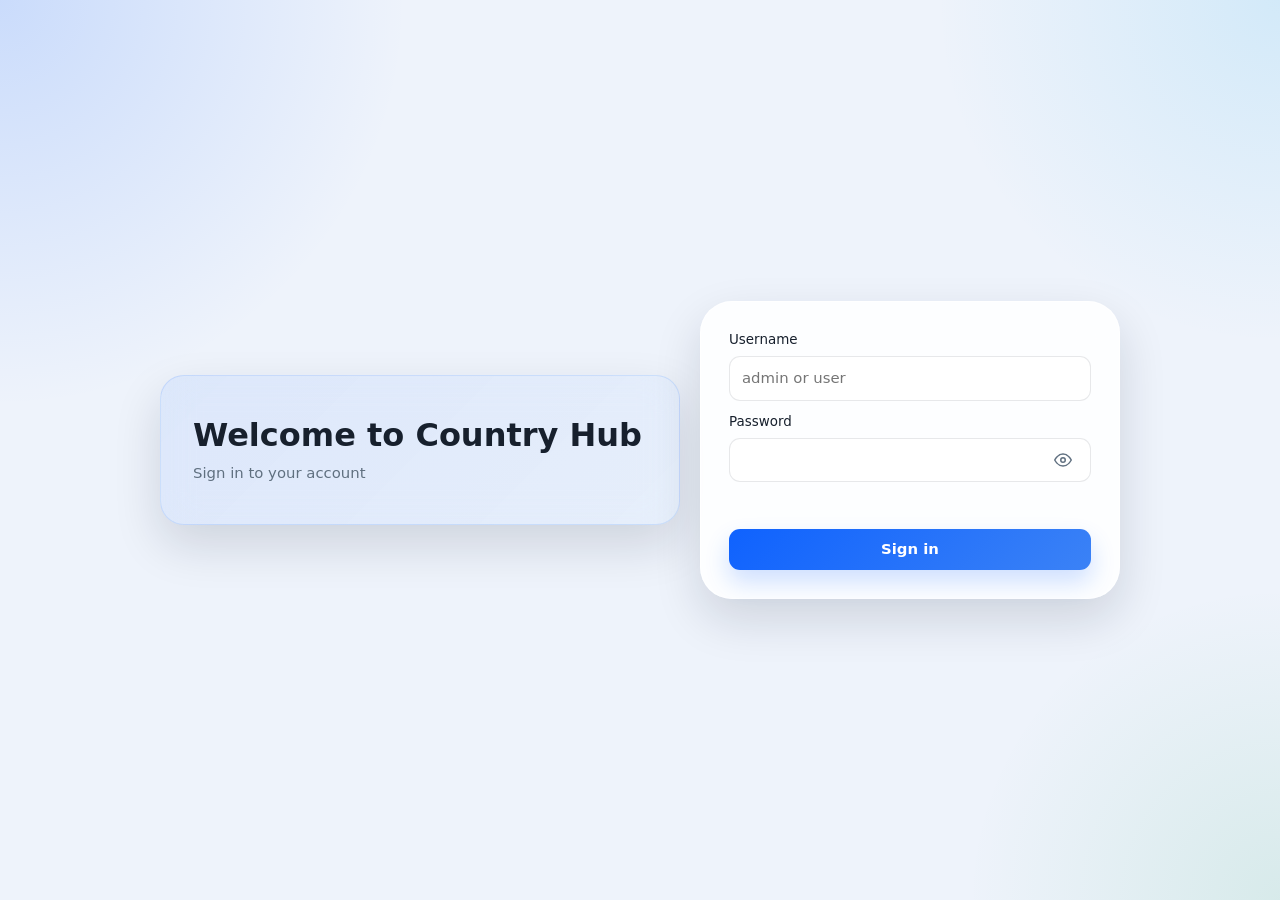
<file: index.html>
<!DOCTYPE html>
<html lang="en">
<head>
  <meta charset="UTF-8" />
  <meta name="viewport" content="width=device-width, initial-scale=1.0" />
  <meta name="description" content="Country Management dashboard for managing country records in a static browser app." />
  <title>Country Management Dashboard</title>
  <link rel="stylesheet" href="css/style.css" />
  <link rel="stylesheet" href="css/responsive.css" />
</head>
<body>
  <div id="topbar-container"></div>
  <div id="sidebar-container"></div>
  <main class="main-panel" id="main-content">
    <section class="dashboard" id="dashboard-overview">
      <div class="stats-grid" aria-label="Summary statistics">
        <article class="stat-card">
          <span class="stat-label">Total countries</span>
          <strong id="totalCountries">0</strong>
        </article>
        <article class="stat-card">
          <span class="stat-label">Favorites</span>
          <strong id="favoritesCount">0</strong>
        </article>
        <article class="stat-card">
          <span class="stat-label">Total population</span>
          <strong id="totalPopulation">0</strong>
        </article>
        <article class="stat-card accent-card">
          <span class="stat-label">Recent activity</span>
          <strong id="recentActivityCount">0</strong>
        </article>
      </div>

      <section class="panel">
        <div class="panel-header">
          <h3>Quick Actions</h3>
          <div class="toolbar">
            <a class="secondary-button" href="countries.html">Manage Countries</a>
            <a class="secondary-button" href="analytics.html">View Analytics</a>
            <a class="secondary-button" href="favorites.html">Favorites</a>
          </div>
        </div>

        <div class="panel-body" id="dashboard-widgets">
          <section class="stat-card" id="top-populated">
            <h4>Top Populated Countries</h4>
            <ul id="topPopList"></ul>
          </section>

          <section class="stat-card" id="recent-searches">
            <h4>Recent Searches</h4>
            <ul id="recentSearches"></ul>
          </section>
        </div>
      </section>
    </section>
  </main>

  <div id="countryModal" class="modal" aria-hidden="true">
    <div class="modal-backdrop" data-close-modal></div>
    <section class="modal-dialog" role="dialog" aria-modal="true" aria-labelledby="modalTitle">
      <div class="modal-header">
        <h3 id="modalTitle">Add Country</h3>
        <button class="icon-button" type="button" data-close-modal aria-label="Close modal">×</button>
      </div>

      <form id="countryForm" class="country-form" novalidate>
        <input type="hidden" id="countryId" />
        <label>
          <span>Country name</span>
          <input id="countryName" type="text" required maxlength="60" placeholder="Example: Canada" />
        </label>
        <label>
          <span>Capital</span>
          <input id="countryCapital" type="text" required maxlength="60" placeholder="Example: Ottawa" />
        </label>
        <label>
          <span>Population</span>
          <input id="countryPopulation" type="number" min="0" step="1" required placeholder="Example: 38000000" />
        </label>
        <label>
          <span>Currency</span>
          <input id="countryCurrency" type="text" required maxlength="40" placeholder="Example: Canadian Dollar" />
        </label>
        <label>
          <span>Continent</span>
          <select id="countryContinent" required>
            <option value="">Select a continent</option>
            <option value="Africa">Africa</option>
            <option value="Americas">Americas</option>
            <option value="Asia">Asia</option>
            <option value="Europe">Europe</option>
            <option value="Oceania">Oceania</option>
          </select>
        </label>
        <label class="full-width">
          <span>Flag URL</span>
          <input id="countryFlagURL" type="url" required placeholder="Example: https://example.com/flag.png" />
        </label>
        <p id="formError" class="form-error" aria-live="polite"></p>

        <div class="form-actions">
          <button class="secondary-button" type="button" data-close-modal>Cancel</button>
          <button class="primary-button" type="submit">Save Country</button>
        </div>
      </form>
    </section>
  </div>

  <div id="detailsModal" class="modal" aria-hidden="true">
    <div class="modal-backdrop" data-close-details></div>
    <section class="modal-dialog modal-dialog-wide" role="dialog" aria-modal="true" aria-labelledby="detailsTitle">
      <div class="modal-header">
        <h3 id="detailsTitle">Country Details</h3>
        <button class="icon-button" type="button" data-close-details aria-label="Close details">×</button>
      </div>
      <div id="detailsContent" class="details-card"></div>
    </section>
  </div>

  <div id="confirmModal" class="modal" aria-hidden="true">
    <div class="modal-backdrop" data-cancel-delete></div>
    <section class="modal-dialog modal-dialog-small" role="dialog" aria-modal="true" aria-labelledby="confirmTitle">
      <div class="modal-header">
        <h3 id="confirmTitle">Confirm deletion</h3>
        <button class="icon-button" type="button" data-cancel-delete aria-label="Close delete confirmation">×</button>
      </div>
      <p id="confirmMessage" class="confirm-message"></p>
      <div class="form-actions">
        <button class="secondary-button" type="button" data-cancel-delete>Cancel</button>
        <button id="confirmDeleteButton" class="danger-button" type="button">Delete Country</button>
      </div>
    </section>
  </div>

  <div id="loadingOverlay" class="loading-overlay" aria-hidden="true" hidden>
    <div class="loading-card" role="status" aria-live="polite">
      <div class="spinner" aria-hidden="true"></div>
    </div>
  </div>

  <div id="toastContainer" class="toast-container" aria-live="polite" aria-atomic="true"></div>

  <script src="js/storage.js"></script>
  <script src="js/ui.js"></script>
  <script src="js/common.js?v=20260512"></script>
  <script src="js/dashboard.js"></script>
  </body>
</html>
</file>
<file: css/style.css>
:root {
  color-scheme: light;
  --bg: #eef3fb;
  --surface: #ffffff;
  --text: #17202d;
  --muted: #607080;
  --border: rgba(27, 36, 48, 0.1);
  --shadow: 0 20px 48px rgba(15, 23, 42, 0.14);
  --shadow-soft: 0 12px 26px rgba(15, 23, 42, 0.08);
  --primary: #0f62fe;
  --primary-dark: #0b4fd6;
  --success: #0f9d58;
  --warning: #c77700;
  --danger: #cb2d3e;
  --info: #0ea5e9;
  --radius-xl: 28px;
  --radius-lg: 20px;
  --radius-md: 16px;
  --transition: all 0.25s ease;
}

:root[data-theme="dark"] {
  color-scheme: dark;
  --bg: #0f1419;
  --surface: #1a1f2e;
  --text: #e8ecf1;
  --muted: #8d9aaf;
  --border: rgba(232, 236, 241, 0.1);
  --shadow: 0 20px 48px rgba(0, 0, 0, 0.4);
  --shadow-soft: 0 12px 26px rgba(0, 0, 0, 0.3);
}

* {
  box-sizing: border-box;
}

html {
  scroll-behavior: smooth;
}

body {
  margin: 0;
  min-height: 100vh;
  background:
    radial-gradient(circle at top left, rgba(15, 98, 254, 0.16), transparent 26%),
    radial-gradient(circle at right top, rgba(14, 165, 233, 0.12), transparent 22%),
    radial-gradient(circle at bottom right, rgba(15, 157, 88, 0.1), transparent 20%),
    var(--bg);
  color: var(--text);
  font-family: system-ui, -apple-system, BlinkMacSystemFont, "Segoe UI", sans-serif;
  line-height: 1.5;
  transition: var(--transition);
}

body:not(.login-page) {
  display: grid;
  grid-template-columns: 240px minmax(0, 1fr);
  gap: 16px;
  align-items: start;
}

#topbar-container {
  grid-column: 1 / -1;
}

#sidebar-container {
  grid-column: 1;
}

.main-panel {
  grid-column: 2;
}

button,
input,
select {
  font: inherit;
  transition: var(--transition);
}

button {
  cursor: pointer;
  border: 0;
}

button:focus-visible,
input:focus-visible,
select:focus-visible {
  outline: 3px solid rgba(15, 98, 254, 0.25);
  outline-offset: 2px;
}

img {
  max-width: 100%;
  display: block;
}

.app-shell {
  display: grid;
  grid-template-columns: 240px minmax(0, 1fr);
  gap: 16px;
  min-height: 100vh;
}

.sidebar {
  padding: 16px 14px;
  background: linear-gradient(180deg, #07101f 0%, #102240 100%);
  color: #eaf1ff;
  display: flex;
  flex-direction: column;
  gap: 12px;
  position: sticky;
  top: 16px;
  align-self: start;
  height: fit-content;
  max-height: calc(100vh - 32px);
  overflow: auto;
  border-radius: 20px;
  box-shadow: 0 16px 40px rgba(7, 16, 31, 0.18);
}

.brand {
  display: flex;
  align-items: center;
  gap: 14px;
}

.brand-mark {
  width: 46px;
  height: 46px;
  border-radius: 16px;
  display: grid;
  place-items: center;
  background: linear-gradient(135deg, #1f7aff, #69a6ff);
  color: white;
  font-weight: 800;
  letter-spacing: 0.08em;
  box-shadow: 0 16px 30px rgba(15, 98, 254, 0.35);
}

.brand h1 {
  margin: 0;
  font-size: 1.1rem;
}

.sidebar-nav {
  display: grid;
  gap: 8px;
}

.nav-item {
  text-decoration: none;
  color: rgba(234, 241, 255, 0.78);
  padding: 9px 12px;
  border-radius: 12px;
  background: rgba(255, 255, 255, 0.03);
  font-size: 0.93rem;
  transition: transform 0.2s ease, background 0.2s ease, color 0.2s ease, box-shadow 0.2s ease;
}

.nav-item:hover,
.nav-item.active {
  background: rgba(255, 255, 255, 0.12);
  color: white;
  transform: translateX(4px);
  box-shadow: inset 0 0 0 1px rgba(255, 255, 255, 0.06);
}

.main-panel {
  padding: 16px 16px 16px 0;
  min-width: 0;
  max-width: 1560px;
  margin: 0 auto;
}

.topbar {
  background: rgba(255, 255, 255, 0.8);
  backdrop-filter: blur(16px);
  border: 1px solid rgba(255, 255, 255, 0.72);
  box-shadow: 0 2px 12px rgba(0, 0, 0, 0.06);
  border-radius: 20px;
  padding: 11px 16px;
  display: flex;
  align-items: center;
  justify-content: space-between;
  gap: 12px;
  margin-bottom: 14px;
  animation: fadeUp 0.4s ease both;
  transition: var(--transition);
}

:root[data-theme="dark"] .topbar {
  background: rgba(26, 31, 46, 0.78);
  border-color: rgba(232, 236, 241, 0.1);
}

.topbar h2,
.panel h3,
.modal-header h3,
.empty-state h4 {
  margin: 0;
}

.topbar-actions {
  display: flex;
  align-items: center;
  gap: 10px;
  flex-wrap: wrap;
  justify-content: flex-end;
}

.primary-button,
.secondary-button,
.icon-button,
.menu-toggle,
.danger-button,
.toast-close,
.sort-button {
  border-radius: 12px;
  transition: transform 0.2s ease, box-shadow 0.2s ease, background 0.2s ease, opacity 0.2s ease, color 0.2s ease;
  font-weight: 600;
}

.primary-button,
.secondary-button,
.danger-button {
  padding: 9px 13px;
  font-weight: 700;
  border-radius: 11px;
  font-size: 0.93rem;
}

.primary-button {
  background: linear-gradient(135deg, var(--primary), #3b82f6);
  color: white;
  box-shadow: 0 12px 24px rgba(15, 98, 254, 0.2);
}

.primary-button:hover {
  background: linear-gradient(135deg, var(--primary-dark), var(--primary));
  transform: translateY(-2px);
  box-shadow: 0 16px 32px rgba(15, 98, 254, 0.28);
}

.secondary-button {
  background: #eaf1ff;
  color: #0b4fd6;
  transition: var(--transition);
}

:root[data-theme="dark"] .secondary-button {
  background: rgba(15, 98, 254, 0.15);
  color: #6bb6ff;
}

.secondary-button:hover,
.icon-button:hover,
.menu-toggle:hover,
.action-button:hover,
.toast-close:hover {
  transform: translateY(-2px);
}

.menu-toggle,
.icon-button {
  width: 36px;
  height: 36px;
  display: none;
  place-items: center;
  background: #eaf1ff;
  color: #0b4fd6;
  transition: var(--transition);
  border-radius: 11px;
  border: none;
  cursor: pointer;
}

:root[data-theme="dark"] .menu-toggle,
:root[data-theme="dark"] .icon-button {
  background: rgba(15, 98, 254, 0.15);
  color: #6bb6ff;
}

.app-shell {
  align-items: start;
}

.dashboard {
  display: grid;
  gap: 14px;
}

.stats-grid {
  display: grid;
  grid-template-columns: repeat(4, minmax(0, 1fr));
  gap: 14px;
}

.stat-card {
  background: rgba(255, 255, 255, 0.85);
  backdrop-filter: blur(10px);
  border: 1px solid rgba(255, 255, 255, 0.72);
  border-radius: 18px;
  padding: 15px 16px;
  box-shadow: 0 2px 8px rgba(0, 0, 0, 0.04);
  transition: transform 0.2s ease, box-shadow 0.2s ease, background 0.2s ease, border-color 0.2s ease;
  animation: fadeUp 0.45s ease both;
}

:root[data-theme="dark"] .stat-card {
  background: rgba(26, 31, 46, 0.82);
  border-color: rgba(232, 236, 241, 0.1);
}

.stat-card:hover {
  transform: translateY(-4px);
  box-shadow: 0 18px 32px rgba(15, 23, 42, 0.12);
}

:root[data-theme="dark"] .stat-card:hover {
  box-shadow: 0 18px 32px rgba(0, 0, 0, 0.4);
}

.stat-card strong {
  display: block;
  margin: 6px 0 2px;
  font-size: 1.6rem;
  line-height: 1.1;
}

.stat-card small,
.stat-label,
.field span,
.modal-header p,
.country-table td,
.empty-state p,
.confirm-message,
.loading-card p,
.toast p {
  color: var(--muted);
}

.accent-card {
  background: linear-gradient(160deg, #0f62fe, #3f8cff);
  color: white;
}

.accent-card .stat-label,
.accent-card small {
  color: rgba(255, 255, 255, 0.86);
}

.panel {
  background: rgba(255, 255, 255, 0.82);
  backdrop-filter: blur(18px);
  border: 1px solid rgba(255, 255, 255, 0.74);
  box-shadow: var(--shadow);
  border-radius: var(--radius-xl);
  padding: 20px;
  animation: fadeUp 0.56s ease both;
  transition: var(--transition);
}

:root[data-theme="dark"] .panel {
  background: rgba(26, 31, 46, 0.82);
  border-color: rgba(232, 236, 241, 0.1);
}

.panel-header {
  display: flex;
  align-items: center;
  justify-content: space-between;
  gap: 14px;
  margin-bottom: 12px;
}

.toolbar {
  display: flex;
  align-items: center;
  gap: 10px;
  flex-wrap: wrap;
  justify-content: flex-end;
}

.toolbar > div {
  display: flex;
  align-items: center;
  gap: 10px;
  flex-wrap: wrap;
}

.dashboard .panel-body,
.analytics-grid,
.card-grid {
  display: grid;
  gap: 12px;
}

.dashboard #dashboard-widgets,
.analytics-grid {
  grid-template-columns: repeat(2, minmax(0, 1fr));
}

.card-grid {
  grid-template-columns: repeat(auto-fit, minmax(250px, 1fr));
}

.dashboard #top-populated,
.dashboard #recent-searches {
  min-height: 100%;
}

.dashboard #topPopList {
  display: grid;
  gap: 8px;
  margin: 10px 0 0;
  padding-left: 18px;
}

.dashboard #recentSearches {
  display: grid;
  gap: 8px;
  margin: 10px 0 0;
  list-style: none;
  padding-left: 0;
}

.dashboard #recentSearches li {
  margin: 0;
}

.dashboard #recentSearches.empty {
  min-height: 60px;
  display: flex;
  align-items: center;
  justify-content: center;
}

.dashboard #recentSearches.empty::after {
  content: "No recent searches";
  font-size: 0.87rem;
  color: var(--muted);
}

.dashboard #recentSearches .secondary-button {
  width: 100%;
  justify-content: flex-start;
  text-align: left;
}

.field {
  display: grid;
  gap: 8px;
}

.field-search {
  min-width: min(100%, 360px);
}

.field input,
.field select,
.country-form input,
.country-form select {
  width: 100%;
  border: 1px solid var(--border);
  background: #fff;
  color: var(--text);
  border-radius: 11px;
  padding: 10px 12px;
  outline: none;
  font-size: 0.93rem;
  transition: border-color 0.2s ease, box-shadow 0.2s ease, background 0.2s ease, color 0.2s ease;
}

:root[data-theme="dark"] .field input,
:root[data-theme="dark"] .field select,
:root[data-theme="dark"] .country-form input,
:root[data-theme="dark"] .country-form select {
  background: rgba(232, 236, 241, 0.06);
  color: var(--text);
  border-color: var(--border);
}

.field input:hover,
.field select:hover,
.country-form input:hover,
.country-form select:hover {
  border-color: rgba(15, 98, 254, 0.22);
}

:root[data-theme="dark"] .field input:hover,
:root[data-theme="dark"] .field select:hover,
:root[data-theme="dark"] .country-form input:hover,
:root[data-theme="dark"] .country-form select:hover {
  border-color: rgba(107, 182, 255, 0.3);
}

.field input:focus,
.field select:focus,
.country-form input:focus,
.country-form select:focus {
  border-color: rgba(15, 98, 254, 0.5);
  box-shadow: 0 0 0 4px rgba(15, 98, 254, 0.12);
}

:root[data-theme="dark"] .field input:focus,
:root[data-theme="dark"] .field select:focus,
:root[data-theme="dark"] .country-form input:focus,
:root[data-theme="dark"] .country-form select:focus {
  border-color: rgba(107, 182, 255, 0.5);
  box-shadow: 0 0 0 4px rgba(107, 182, 255, 0.12);
}

.table-wrap {
  overflow-x: auto;
  border-radius: 22px;
  border: 1px solid rgba(15, 23, 42, 0.06);
}

.country-table {
  width: 100%;
  border-collapse: collapse;
  min-width: 900px;
  background: white;
  transition: var(--transition);
}

:root[data-theme="dark"] .country-table {
  background: #1a1f2e;
}

.country-table th,
.country-table td {
  text-align: left;
  padding: 13px 16px;
  border-bottom: 1px solid rgba(15, 23, 42, 0.06);
  transition: var(--transition);
}

:root[data-theme="dark"] .country-table th,
:root[data-theme="dark"] .country-table td {
  border-bottom-color: rgba(232, 236, 241, 0.1);
}

.country-table th {
  background: #f8fbff;
  color: #243248;
  font-size: 0.9rem;
  transition: var(--transition);
}

:root[data-theme="dark"] .country-table th {
  background: rgba(26, 31, 46, 0.5);
  color: #aac2e0;
}

.country-table tbody tr {
  transition: background 0.18s ease, transform 0.18s ease;
}

.country-table tbody tr:hover {
  background: #f9fbff;
  transform: scale(1.005);
}

:root[data-theme="dark"] .country-table tbody tr:hover {
  background: rgba(232, 236, 241, 0.06);
}

.country-name {
  font-weight: 700;
  color: var(--text);
}

.flag-wrap {
  width: 58px;
  height: 40px;
  border-radius: 12px;
  overflow: hidden;
  background: #edf3ff;
  display: grid;
  place-items: center;
}

.flag-image {
  width: 100%;
  height: 100%;
  object-fit: cover;
}

.flag-fallback {
  font-size: 0.72rem;
  font-weight: 800;
  color: #0b4fd6;
}

.action-group {
  display: flex;
  gap: 8px;
  flex-wrap: wrap;
}

.action-button {
  padding: 8px 12px;
  border-radius: 10px;
  font-weight: 700;
  background: #eef4ff;
  color: #0b4fd6;
  transition: transform 0.2s ease, box-shadow 0.2s ease, background 0.2s ease;
}

.action-button.danger {
  background: #fdecec;
  color: var(--danger);
}

.action-button:hover {
  box-shadow: 0 10px 22px rgba(15, 98, 254, 0.12);
}

.empty-state {
  text-align: center;
  padding: 44px 18px 24px;
  display: grid;
  justify-items: center;
  gap: 10px;
  background: linear-gradient(180deg, rgba(255, 255, 255, 0.9), rgba(248, 251, 255, 0.8));
  border-radius: 22px;
  border: 1px dashed rgba(15, 98, 254, 0.18);
  margin-top: 18px;
}

.empty-state::before {
  content: "";
  width: 78px;
  height: 78px;
  border-radius: 50%;
  background: radial-gradient(circle, rgba(15, 98, 254, 0.18), rgba(15, 98, 254, 0.04));
  box-shadow: inset 0 0 0 1px rgba(15, 98, 254, 0.1);
}

.empty-state h4,
.empty-state p {
  margin: 0;
}

.modal {
  position: fixed;
  inset: 0;
  display: none;
  align-items: center;
  justify-content: center;
  padding: 22px;
  z-index: 40;
  opacity: 0;
  transition: opacity 0.22s ease;
}

.modal.open {
  display: flex;
  opacity: 1;
}

.modal-backdrop {
  position: absolute;
  inset: 0;
  background: rgba(7, 16, 31, 0.54);
  backdrop-filter: blur(4px);
}

.modal-dialog {
  position: relative;
  width: min(100%, 720px);
  background: white;
  border-radius: 24px;
  padding: 20px;
  box-shadow: var(--shadow);
  z-index: 1;
  transform: translateY(14px) scale(0.98);
  animation: modalIn 0.24s ease forwards;
  transition: var(--transition);
}

:root[data-theme="dark"] .modal-dialog {
  background: #1a1f2e;
}

.modal-dialog-wide {
  width: min(100%, 800px);
}

.modal-dialog-small {
  width: min(100%, 480px);
}

.modal-header {
  display: flex;
  align-items: start;
  justify-content: space-between;
  gap: 18px;
  margin-bottom: 20px;
}

.country-form {
  display: grid;
  grid-template-columns: repeat(2, minmax(0, 1fr));
  gap: 14px;
}

.country-form .full-width,
.country-form .form-error,
.country-form .form-actions {
  grid-column: 1 / -1;
}

.country-form label {
  display: grid;
  gap: 8px;
}

.country-form label span {
  font-size: 0.88rem;
  font-weight: 600;
  color: #324055;
}

.form-error {
  margin: 0;
  color: var(--danger);
  font-weight: 600;
  min-height: 1.2em;
}

.form-actions {
  display: flex;
  justify-content: end;
  gap: 12px;
  padding-top: 4px;
}

.login-page {
  min-height: 100vh;
  display: grid;
  place-items: center;
  padding: 24px;
}

.login-shell {
  width: min(100%, 960px);
  display: grid;
  grid-template-columns: minmax(0, 1fr) minmax(340px, 420px);
  gap: 20px;
  align-items: center;
}

.login-panel,
.login-form-card {
  background: rgba(255, 255, 255, 0.88);
  backdrop-filter: blur(18px);
  border: 1px solid rgba(255, 255, 255, 0.74);
  box-shadow: var(--shadow);
  border-radius: 32px;
}

.login-panel {
  padding: 40px 32px;
  display: grid;
  gap: 12px;
  background: linear-gradient(135deg, rgba(15, 98, 254, 0.08) 0%, rgba(107, 182, 255, 0.06) 100%);
  border: 1px solid rgba(15, 98, 254, 0.12);
  border-radius: 24px;
}

.login-copy {
  display: grid;
  gap: 8px;
}

.login-copy h1 {
  margin: 0;
  font-size: 2rem;
  line-height: 1.2;
  font-weight: 700;
}

.login-copy p {
  margin: 0;
  font-size: 0.93rem;
  color: var(--muted);
  line-height: 1.5;
}

.login-form-card {
  padding: 28px;
  display: grid;
  gap: 14px;
  align-content: start;
}

.login-form {
  display: grid;
  gap: 11px;
}

.login-form .field {
  gap: 6px;
}

.login-form .field span {
  font-size: 0.84rem;
  font-weight: 500;
  color: var(--text);
}

.password-field {
  display: flex;
  align-items: center;
  position: relative;
}

.password-field input {
  flex: 1;
  padding-right: 40px;
}

.password-toggle {
  position: absolute;
  right: 12px;
  width: 32px;
  height: 32px;
  display: flex;
  align-items: center;
  justify-content: center;
  background: none;
  border: none;
  color: var(--muted);
  cursor: pointer;
  padding: 0;
  border-radius: 6px;
  transition: all 0.2s ease;
}

.password-toggle:hover {
  background: rgba(0, 0, 0, 0.05);
  color: var(--text);
}

:root[data-theme="dark"] .password-toggle:hover {
  background: rgba(255, 255, 255, 0.08);
}

.password-toggle svg {
  width: 18px;
  height: 18px;
}

.password-toggle.visible svg {
  opacity: 0.6;
}

.login-actions {
  justify-content: center;
  margin-top: 2px;
}

.login-actions .primary-button {
  width: 100%;
  min-height: 40px;
  font-weight: 600;
}

.login-note {
  margin: 0;
  color: var(--muted);
  font-size: 0.95rem;
}

.favorites-body {
  display: grid;
  gap: 14px;
}

.favorites-controls {
  display: flex;
  justify-content: flex-end;
}

.favorite-card {
  display: grid;
  gap: 14px;
}

.favorite-card-head {
  display: flex;
  align-items: center;
  gap: 12px;
}

.favorite-card-title {
  display: grid;
  gap: 3px;
}

.favorite-card-title strong {
  font-size: 1rem;
}

.favorite-card-meta {
  color: var(--muted);
  font-size: 0.95rem;
}

.favorite-card-actions {
  display: flex;
  gap: 10px;
  flex-wrap: wrap;
}

.favorite-empty {
  margin: 0;
  color: var(--muted);
}

.country-card {
  display: grid;
  gap: 14px;
}

.country-card-head {
  display: flex;
  gap: 12px;
  align-items: center;
}

.country-card-flag {
  width: 72px;
  height: 48px;
}

.country-card-actions,
.details-actions,
.settings-actions {
  display: flex;
  gap: 8px;
  justify-content: flex-end;
  flex-wrap: wrap;
}

.settings-body {
  display: grid;
  gap: 16px;
}

.details-card {
  display: grid;
  gap: 20px;
}

.details-hero {
  display: flex;
  align-items: center;
  gap: 18px;
  padding: 18px;
  border-radius: 22px;
  background: linear-gradient(160deg, #f5f8ff, #eef4ff);
}

.details-flag {
  width: 88px;
  height: 62px;
  border-radius: 16px;
  object-fit: cover;
  box-shadow: var(--shadow-soft);
  background: white;
}

.details-hero h4,
.details-hero p {
  margin: 0;
}

.details-hero p {
  color: var(--muted);
  margin-top: 6px;
}

.details-grid {
  display: grid;
  grid-template-columns: repeat(2, minmax(0, 1fr));
  gap: 14px;
}

.details-grid div {
  padding: 16px;
  border-radius: 18px;
  background: #f8fbff;
  border: 1px solid rgba(15, 23, 42, 0.06);
  transition: transform 0.2s ease, box-shadow 0.2s ease;
}

.details-grid div:hover {
  transform: translateY(-2px);
  box-shadow: 0 12px 24px rgba(15, 23, 42, 0.08);
}

.details-grid dt {
  font-size: 0.8rem;
  text-transform: uppercase;
  letter-spacing: 0.08em;
  color: var(--muted);
  margin-bottom: 8px;
}

.details-grid dd {
  margin: 0;
  font-weight: 700;
  color: var(--text);
  word-break: break-word;
}

.details-full {
  grid-column: 1 / -1;
}

.confirm-message {
  color: var(--muted);
  line-height: 1.6;
  padding-bottom: 8px;
}

.loading-overlay {
  position: fixed;
  inset: 0;
  background: rgba(12, 20, 34, 0.28);
  backdrop-filter: blur(8px);
  display: grid;
  place-items: center;
  z-index: 90;
  opacity: 0;
  pointer-events: none;
  transition: opacity 0.2s ease;
}

.loading-overlay.visible {
  opacity: 1;
  pointer-events: auto;
}

.loading-overlay[hidden] {
  display: none !important;
}

.loading-card {
  display: flex;
  align-items: center;
  gap: 16px;
  padding: 18px 20px;
  border-radius: 22px;
  background: rgba(255, 255, 255, 0.96);
  box-shadow: var(--shadow);
  min-width: min(92vw, 360px);
}

.spinner {
  width: 44px;
  height: 44px;
  border-radius: 50%;
  border: 4px solid rgba(15, 98, 254, 0.12);
  border-top-color: var(--primary);
  animation: spin 0.85s linear infinite;
  flex: none;
}

.toast-container {
  position: fixed;
  right: 20px;
  bottom: 20px;
  display: grid;
  gap: 12px;
  z-index: 80;
  width: min(100%, 360px);
}

.toast {
  display: flex;
  align-items: flex-start;
  justify-content: space-between;
  gap: 12px;
  padding: 14px 16px;
  border-radius: 18px;
  background: rgba(255, 255, 255, 0.92);
  border: 1px solid rgba(15, 23, 42, 0.08);
  box-shadow: var(--shadow);
  backdrop-filter: blur(16px);
  transform: translateY(16px);
  opacity: 0;
  transition: transform 0.22s ease, opacity 0.22s ease;
}

:root[data-theme="dark"] .toast {
  background: rgba(26, 31, 46, 0.92);
  border-color: rgba(232, 236, 241, 0.1);
}

.toast-show {
  transform: translateY(0);
  opacity: 1;
}

.toast strong,
.loading-card strong {
  display: block;
  margin-bottom: 4px;
  color: var(--text);
}

.toast-success {
  border-left: 4px solid var(--success);
}

.toast-error {
  border-left: 4px solid var(--danger);
}

.toast-info {
  border-left: 4px solid var(--info);
}

.toast-close {
  width: 34px;
  height: 34px;
  border-radius: 999px;
  background: #f4f7fc;
  color: #314158;
  flex: none;
}

.no-scroll {
  overflow: hidden;
}

.sortable {
  cursor: pointer;
  user-select: none;
}

.sort-button {
  background: none;
  border: none;
  color: inherit;
  cursor: pointer;
  padding: 0;
  font-weight: 700;
  display: flex;
  align-items: center;
  gap: 6px;
  transition: var(--transition);
}

.sort-button:hover {
  color: var(--primary);
}

:root[data-theme="dark"] .sort-button:hover {
  color: #6bb6ff;
}

.sort-indicator {
  display: inline-block;
  width: 16px;
  height: 16px;
  text-align: center;
  font-size: 0.9rem;
  line-height: 1;
  font-weight: 700;
  opacity: 0.5;
  transition: opacity 0.22s ease;
}

.sort-button.active .sort-indicator {
  opacity: 1;
}

@keyframes spin {
  to { transform: rotate(360deg); }
}

@keyframes fadeUp {
  from { opacity: 0; transform: translateY(10px); }
  to { opacity: 1; transform: translateY(0); }
}

@keyframes modalIn {
  from { opacity: 0; transform: translateY(18px) scale(0.97); }
  to { opacity: 1; transform: translateY(0) scale(1); }
}

@media (prefers-reduced-motion: reduce) {
  *,
  *::before,
  *::after {
    animation-duration: 0.01ms !important;
    animation-iteration-count: 1 !important;
    transition-duration: 0.01ms !important;
    scroll-behavior: auto !important;
  }
}
</file>
<file: css/responsive.css>
/* Laptop-first responsive CSS */
/* Desktop/laptop layout is the default; only narrow screens collapse it. */

@media (min-width: 1025px) {
  .menu-toggle {
    display: none;
  }

  body:not(.login-page) {
    display: grid;
    grid-template-columns: 240px minmax(0, 1fr);
    gap: 16px;
    align-items: start;
  }

  #topbar-container {
    grid-column: 1 / -1;
  }

  #sidebar-container {
    grid-column: 1;
  }

  .sidebar {
    position: sticky;
    top: 16px;
    width: 240px;
    max-height: calc(100vh - 32px);
    transform: none;
  }

  .main-panel {
    grid-column: 2;
    padding: 16px 16px 16px 0;
  }
}

@media (max-width: 1024px) {
  body:not(.login-page) {
    display: block;
  }

  .menu-toggle {
    display: grid;
  }

  #topbar-container,
  #sidebar-container,
  .main-panel {
    grid-column: auto;
  }

  #sidebar-container {
    position: relative;
  }

  .sidebar {
    position: fixed;
    top: 16px;
    left: 16px;
    width: min(80vw, 220px);
    max-height: calc(100vh - 32px);
    transform: translateX(calc(-100% - 16px));
    transition: transform 0.25s ease;
    z-index: 100;
    padding: 16px 14px;
    border-radius: 20px;
  }

  .sidebar.open {
    transform: translateX(0);
  }

  .main-panel {
    padding: 14px;
  }

  .stats-grid {
    grid-template-columns: repeat(2, minmax(0, 1fr));
  }

  .dashboard #dashboard-widgets,
  .analytics-grid,
  .details-grid,
  .country-form {
    grid-template-columns: 1fr;
  }

  .country-form .full-width,
  .country-form .form-error,
  .country-form .form-actions {
    grid-column: auto;
  }
}

@media (max-width: 900px) {
  .login-shell {
    grid-template-columns: 1fr;
    gap: 16px;
    align-items: start;
  }

  .login-panel,
  .login-form-card {
    padding: 28px 24px;
    border-radius: 20px;
  }

  .login-copy h1 {
    font-size: 1.6rem;
  }
}

@media (max-width: 768px) {
  .topbar,
  .panel-header {
    flex-direction: column;
    align-items: stretch;
  }

  .topbar {
    padding: 10px 14px;
  }

  .topbar-actions,
  .toolbar {
    width: 100%;
  }

  .topbar-actions {
    flex-direction: row;
    justify-content: flex-end;
    align-items: center;
  }

  .toolbar {
    justify-content: stretch;
  }

  .toolbar > div,
  .favorite-card-actions,
  .form-actions {
    flex-direction: column;
  }

  .topbar-actions .primary-button,
  .topbar-actions .secondary-button,
  .topbar-actions .danger-button,
  .toolbar .primary-button,
  .toolbar .secondary-button,
  .toolbar .danger-button,
  .favorite-card-actions .primary-button,
  .favorite-card-actions .secondary-button,
  .favorite-card-actions .danger-button,
  .favorites-controls .secondary-button,
  .settings-actions .primary-button,
  .settings-actions .secondary-button,
  .settings-actions .danger-button,
  .login-actions .primary-button {
    width: auto;
  }

  .toolbar {
    align-items: stretch;
  }

  .field-search {
    min-width: 0;
    width: 100%;
  }

  .stats-grid {
    grid-template-columns: 1fr;
  }

  .form-actions .primary-button,
  .form-actions .secondary-button,
  .form-actions .danger-button,
  .login-actions .primary-button {
    width: 100%;
  }

  .panel,
  .topbar,
  .modal-dialog {
    border-radius: 20px;
  }

  .main-panel {
    padding: 16px;
  }
}

@media (max-width: 540px) {
  .login-page {
    padding: 14px;
  }

  .login-shell {
    grid-template-columns: 1fr;
    gap: 14px;
  }

  .login-panel {
    padding: 24px 20px;
  }

  .login-form-card {
    padding: 24px;
  }

  .login-copy h1 {
    font-size: 1.5rem;
  }

  .topbar-chip {
    width: 100%;
    text-align: center;
  }

  .modal {
    padding: 12px;
  }

  .modal-dialog {
    padding: 18px;
  }

  .action-group {
    flex-direction: column;
  }

  .action-button {
    width: 100%;
  }

  .details-hero {
    flex-direction: column;
    align-items: flex-start;
  }

  .toast-container {
    left: 12px;
    right: 12px;
    width: auto;
    bottom: 12px;
  }

  .loading-card {
    width: calc(100% - 24px);
  }

  .country-form {
    grid-template-columns: 1fr;
  }

  .country-form .full-width,
  .country-form .form-error,
  .country-form .form-actions {
    grid-column: auto;
  }

  .details-grid {
    grid-template-columns: 1fr;
  }
}
</file>
